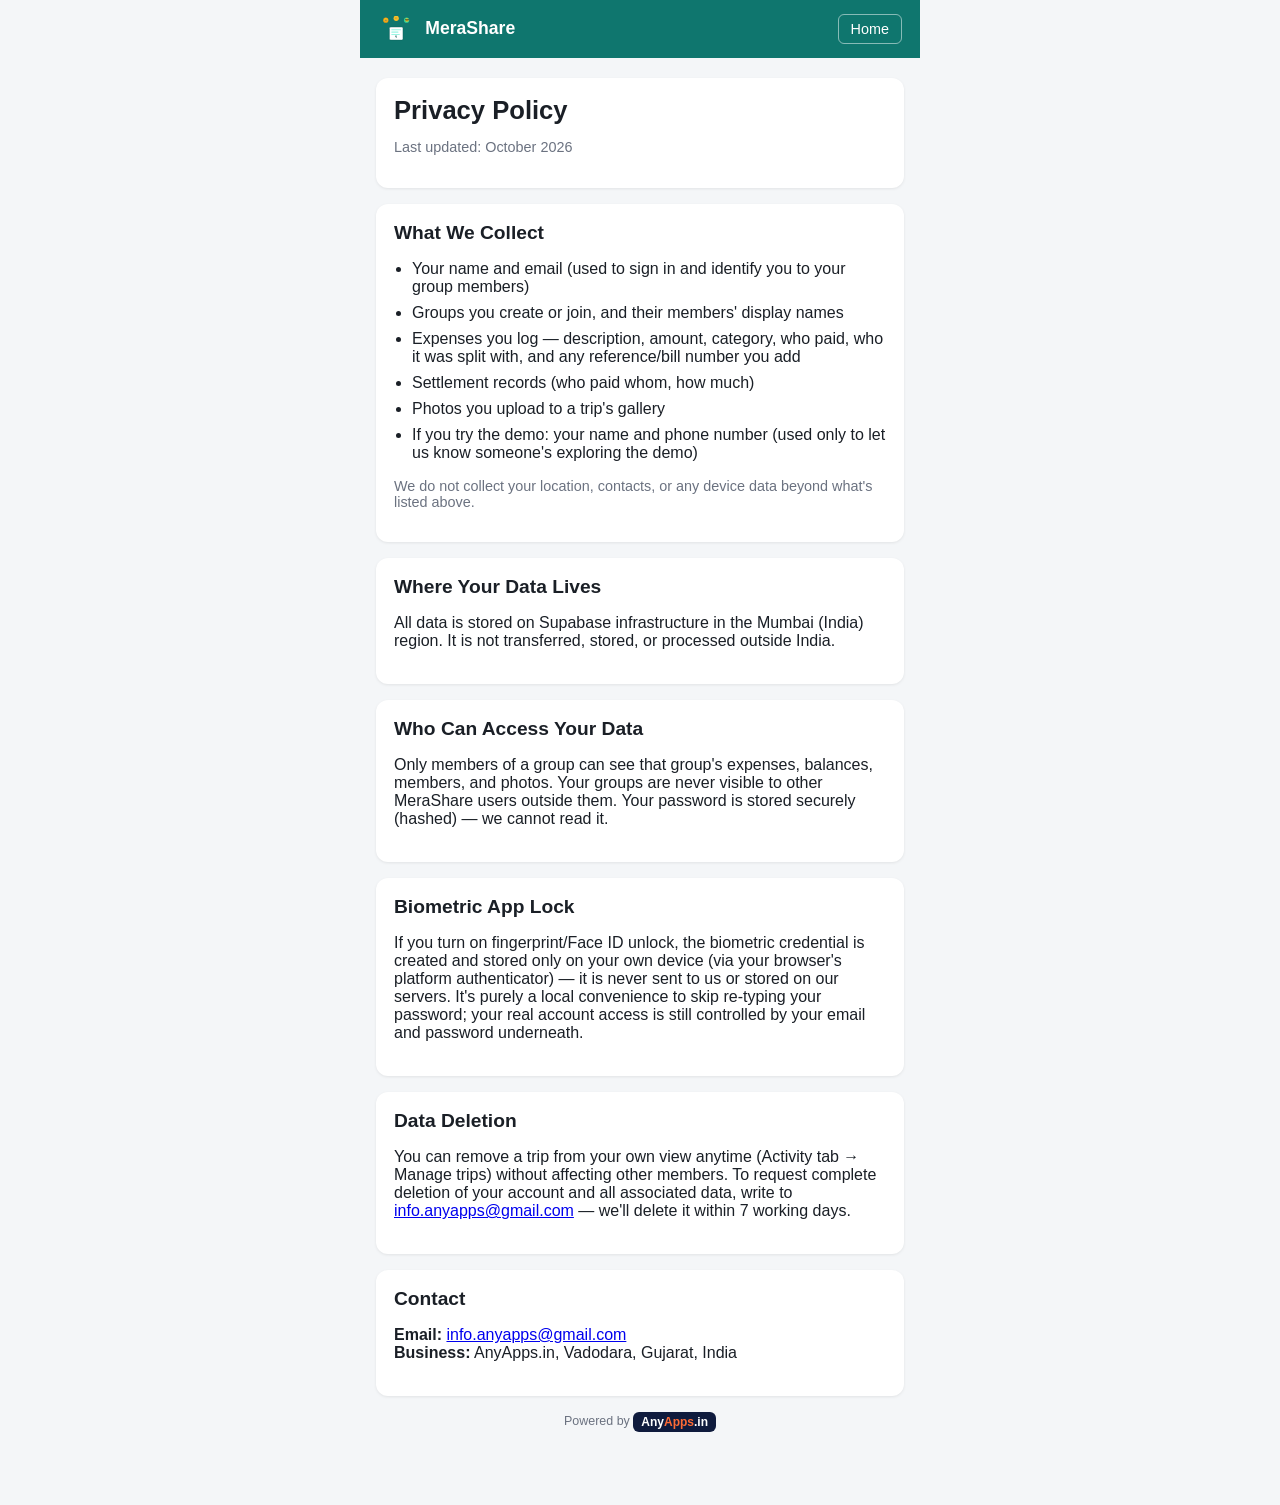
<file: privacy.html>
<!DOCTYPE html>
<html lang="en">
<head>
<meta charset="UTF-8">
<meta name="viewport" content="width=device-width, initial-scale=1.0">
<title>Privacy Policy — MeraShare</title>
<link rel="manifest" href="manifest.json">
<meta name="theme-color" content="#0f766e">
<link rel="stylesheet" href="css/style.css">
</head>
<body>
<div class="topbar">
  <span class="brand"><svg class="brand-mark" viewBox="0 0 280 200" xmlns="http://www.w3.org/2000/svg" aria-hidden="true"><circle cx="60" cy="32" r="20" fill="#f59e0b"/><circle cx="140" cy="18" r="20" fill="#fbbf24"/><circle cx="220" cy="32" r="20" fill="#34d399"/><text x="60" y="33" text-anchor="middle" dominant-baseline="central" font-size="22">😀</text><text x="140" y="19" text-anchor="middle" dominant-baseline="central" font-size="22">😊</text><text x="220" y="33" text-anchor="middle" dominant-baseline="central" font-size="22">😎</text><rect x="88" y="85" width="104" height="100" rx="10" fill="#ffffff"/><rect x="88" y="85" width="104" height="100" rx="10" fill="none" stroke="#0b5a54" stroke-width="3"/><rect x="102" y="102" width="76" height="8" rx="4" fill="#99f6e4"/><rect x="102" y="120" width="56" height="8" rx="4" fill="#99f6e4"/><rect x="102" y="138" width="66" height="8" rx="4" fill="#99f6e4"/><text x="140" y="172" text-anchor="middle" font-size="26" font-weight="700" fill="#0b5a54">₹</text></svg> MeraShare</span>
  <a class="home-btn" href="index.html">Home</a>
</div>
<div class="container">
  <div class="card">
    <h1>Privacy Policy</h1>
    <p class="muted">Last updated: October 2026</p>
  </div>

  <div class="card">
    <h2>What We Collect</h2>
    <ul class="checklist">
      <li>Your name and email (used to sign in and identify you to your group members)</li>
      <li>Groups you create or join, and their members' display names</li>
      <li>Expenses you log — description, amount, category, who paid, who it was split with, and any reference/bill number you add</li>
      <li>Settlement records (who paid whom, how much)</li>
      <li>Photos you upload to a trip's gallery</li>
      <li>If you try the demo: your name and phone number (used only to let us know someone's exploring the demo)</li>
    </ul>
    <p class="muted" style="margin-top:10px;">We do not collect your location, contacts, or any device data beyond what's listed above.</p>
  </div>

  <div class="card">
    <h2>Where Your Data Lives</h2>
    <p>All data is stored on Supabase infrastructure in the Mumbai (India) region. It is not transferred, stored, or processed outside India.</p>
  </div>

  <div class="card">
    <h2>Who Can Access Your Data</h2>
    <p>Only members of a group can see that group's expenses, balances, members, and photos. Your groups are never visible to other MeraShare users outside them. Your password is stored securely (hashed) — we cannot read it.</p>
  </div>

  <div class="card">
    <h2>Biometric App Lock</h2>
    <p>If you turn on fingerprint/Face ID unlock, the biometric credential is created and stored only on your own device (via your browser's platform authenticator) — it is never sent to us or stored on our servers. It's purely a local convenience to skip re-typing your password; your real account access is still controlled by your email and password underneath.</p>
  </div>

  <div class="card">
    <h2>Data Deletion</h2>
    <p>You can remove a trip from your own view anytime (Activity tab → Manage trips) without affecting other members. To request complete deletion of your account and all associated data, write to <a href="mailto:info.anyapps@gmail.com">info.anyapps@gmail.com</a> — we'll delete it within 7 working days.</p>
  </div>

  <div class="card">
    <h2>Contact</h2>
    <p>
      <strong>Email:</strong> <a href="mailto:info.anyapps@gmail.com">info.anyapps@gmail.com</a><br>
      <strong>Business:</strong> AnyApps.in, Vadodara, Gujarat, India
    </p>
  </div>

  <p class="powered-by">Powered by <a href="https://anyapps.in" target="_blank" rel="noopener" class="anyapps-badge">Any<span class="accent">Apps</span>.in</a></p>
</div>
</body>
</html>
</file>
<file: css/style.css>
:root {
  --bg: #f4f6f8;
  --card: #ffffff;
  --text: #1a1f26;
  --muted: #6b7280;
  --brand: #0f766e;
  --brand-dark: #0b5a54;
  --owe: #dc2626;
  --owed: #16a34a;
  --border: #e5e7eb;
  --danger: #dc2626;
  font-family: -apple-system, BlinkMacSystemFont, "Segoe UI", Roboto, Helvetica, Arial, sans-serif;
}

* { box-sizing: border-box; }

body.has-tabs { padding-bottom: 68px; }

.bottom-tabs {
  position: fixed;
  left: 0; right: 0; bottom: 0;
  max-width: 560px;
  margin: 0 auto;
  display: flex;
  background: #fff;
  border-top: 1px solid var(--border);
  border-left: 1px solid var(--border);
  border-right: 1px solid var(--border);
  z-index: 20;
  padding-bottom: env(safe-area-inset-bottom, 0);
}

.bottom-tabs a {
  flex: 1;
  display: flex;
  flex-direction: column;
  align-items: center;
  gap: 2px;
  padding: 8px 4px 10px;
  text-decoration: none;
  color: var(--muted);
  font-size: 0.7rem;
}

.bottom-tabs a .tab-icon { font-size: 1.25rem; line-height: 1; }

.bottom-tabs a.active { color: var(--brand); font-weight: 700; }

body {
  margin: 0;
  background: var(--bg);
  color: var(--text);
  min-height: 100vh;
}

.hero {
  max-width: 560px;
  margin: 0 auto;
  background: linear-gradient(160deg, var(--brand), var(--brand-dark));
  color: #fff;
  padding: 14px 20px 36px;
  text-align: center;
}

.hero-brand {
  display: block;
  font-weight: 700;
  font-size: 1.05rem;
  margin-bottom: 2px;
}

.hero-illustration {
  width: 100%;
  max-width: 140px;
  height: auto;
  margin: 2px auto 6px;
  display: block;
}

.hero-headline {
  font-size: 1.4rem;
  font-weight: 800;
  margin: 2px 0 6px;
}

.hero-tagline {
  font-size: 0.9rem;
  opacity: 0.92;
  max-width: 380px;
  margin: 0 auto;
}

.brand-mark {
  height: 26px;
  width: auto;
  vertical-align: middle;
  margin-right: 6px;
}

.photo-strip {
  display: flex;
  gap: 10px;
  overflow-x: auto;
  padding-bottom: 4px;
}

.photo-thumb {
  position: relative;
  flex: none;
  width: 96px;
  height: 96px;
  border-radius: 10px;
  overflow: hidden;
  background: var(--bg);
}

.photo-thumb img {
  width: 100%;
  height: 100%;
  object-fit: cover;
  display: block;
}

.photo-thumb .photo-delete {
  position: absolute;
  top: 4px;
  right: 4px;
  background: rgba(0,0,0,0.55);
  color: #fff;
  border-radius: 999px;
  width: 20px;
  height: 20px;
  line-height: 20px;
  text-align: center;
  font-size: 0.75rem;
  text-decoration: none;
}

.trip-thumb {
  width: 44px;
  height: 44px;
  border-radius: 8px;
  object-fit: cover;
  flex: none;
}

.topbar {
  display: flex;
  align-items: center;
  justify-content: space-between;
  max-width: 560px;
  margin: 0 auto;
  padding: 14px 18px;
  background: var(--brand);
  color: #fff;
  position: sticky;
  top: 0;
  z-index: 10;
}

.topbar .brand {
  font-weight: 700;
  font-size: 1.1rem;
  text-decoration: none;
  color: #fff;
}

.demo-badge {
  display: inline-block;
  margin-left: 8px;
  padding: 2px 8px;
  border-radius: 999px;
  background: #f59e0b;
  color: #1a1f26;
  font-size: 0.7rem;
  font-weight: 800;
  letter-spacing: 0.5px;
  vertical-align: middle;
}

.topbar a.home-btn {
  color: #fff;
  text-decoration: none;
  font-size: 0.9rem;
  border: 1px solid rgba(255,255,255,0.5);
  padding: 6px 12px;
  border-radius: 6px;
}

.container {
  max-width: 560px;
  margin: 0 auto;
  padding: 20px 16px 60px;
}

.card {
  background: var(--card);
  border-radius: 12px;
  padding: 18px;
  margin-bottom: 16px;
  box-shadow: 0 1px 3px rgba(0,0,0,0.08);
}

h1 { font-size: 1.6rem; margin: 0 0 8px; }
h2 { font-size: 1.2rem; margin: 0 0 12px; }
p.muted, span.muted { color: var(--muted); font-size: 0.9rem; }

label {
  display: block;
  font-size: 0.85rem;
  color: var(--muted);
  margin: 12px 0 4px;
}

input, select, textarea {
  width: 100%;
  padding: 10px 12px;
  border: 1px solid var(--border);
  border-radius: 8px;
  font-size: 1rem;
  background: #fff;
  color: var(--text);
}

button, .btn {
  display: inline-block;
  background: var(--brand);
  color: #fff;
  border: none;
  padding: 11px 18px;
  border-radius: 8px;
  font-size: 1rem;
  cursor: pointer;
  text-decoration: none;
  text-align: center;
}

button:hover, .btn:hover { background: var(--brand-dark); }

.btn-secondary {
  background: #fff;
  color: var(--brand);
  border: 1px solid var(--brand);
}

.btn-danger { background: var(--danger); }

.btn-block { width: 100%; margin-top: 14px; }

.row { display: flex; gap: 10px; }
.row > * { flex: 1; }

.error-box {
  display: none;
  background: #fef2f2;
  color: var(--danger);
  border: 1px solid #fecaca;
  padding: 10px 12px;
  border-radius: 8px;
  font-size: 0.9rem;
  margin-top: 12px;
}

.success-box {
  background: #f0fdf4;
  color: var(--owed);
  border: 1px solid #bbf7d0;
  padding: 10px 12px;
  border-radius: 8px;
  font-size: 0.9rem;
  margin-top: 12px;
}

.group-item, .member-row, .expense-row, .balance-row {
  display: flex;
  justify-content: space-between;
  align-items: center;
  padding: 12px 0;
  border-bottom: 1px solid var(--border);
  text-decoration: none;
  color: var(--text);
}

.group-item:last-child, .member-row:last-child, .expense-row:last-child, .balance-row:last-child {
  border-bottom: none;
}

.amount-owe { color: var(--owe); font-weight: 600; }
.amount-owed { color: var(--owed); font-weight: 600; }
.amount-even { color: var(--muted); }

.support-line {
  text-align: center;
  font-size: 0.85rem;
  color: var(--muted);
  margin-top: 24px;
}

.support-line a { color: var(--brand); text-decoration: none; }

.how-it-works-line {
  text-align: center;
  margin: 24px 0 4px;
}

.how-it-works-line a {
  color: var(--brand);
  text-decoration: none;
  font-weight: 700;
}

.powered-by {
  text-align: center;
  font-size: 0.78rem;
  color: var(--muted);
  margin-top: 10px;
}

.anyapps-badge {
  display: inline-flex;
  align-items: center;
  background: #0F1B3D;
  color: #ffffff;
  font-weight: 800;
  padding: 3px 8px;
  border-radius: 6px;
  font-size: 0.75rem;
  text-decoration: none;
  vertical-align: middle;
}

.anyapps-badge .accent { color: #FF6B35; }

.split-type-tabs {
  display: flex;
  gap: 8px;
  margin: 12px 0;
}

.split-type-tabs button {
  flex: 1;
  background: #fff;
  color: var(--muted);
  border: 1px solid var(--border);
}

.split-type-tabs button.active {
  background: var(--brand);
  color: #fff;
  border-color: var(--brand);
}

.split-member-row {
  display: flex;
  align-items: center;
  gap: 10px;
  margin: 8px 0;
}

.split-member-row label { margin: 0; flex: 1; font-size: 0.95rem; color: var(--text); }
.split-member-row input { width: 110px; flex: none; }

.empty-state {
  text-align: center;
  color: var(--muted);
  padding: 30px 10px;
}

.invite-box {
  background: #f0fdfa;
  border: 1px dashed var(--brand);
  border-radius: 8px;
  padding: 12px;
  text-align: center;
  margin-top: 10px;
}

.invite-code {
  font-size: 1.3rem;
  font-weight: 700;
  letter-spacing: 2px;
  color: var(--brand-dark);
}

.checklist { padding-left: 18px; }
.checklist li { margin-bottom: 8px; }

footer.legal {
  text-align: center;
  font-size: 0.75rem;
  color: var(--muted);
  margin-top: 30px;
}
</file>
